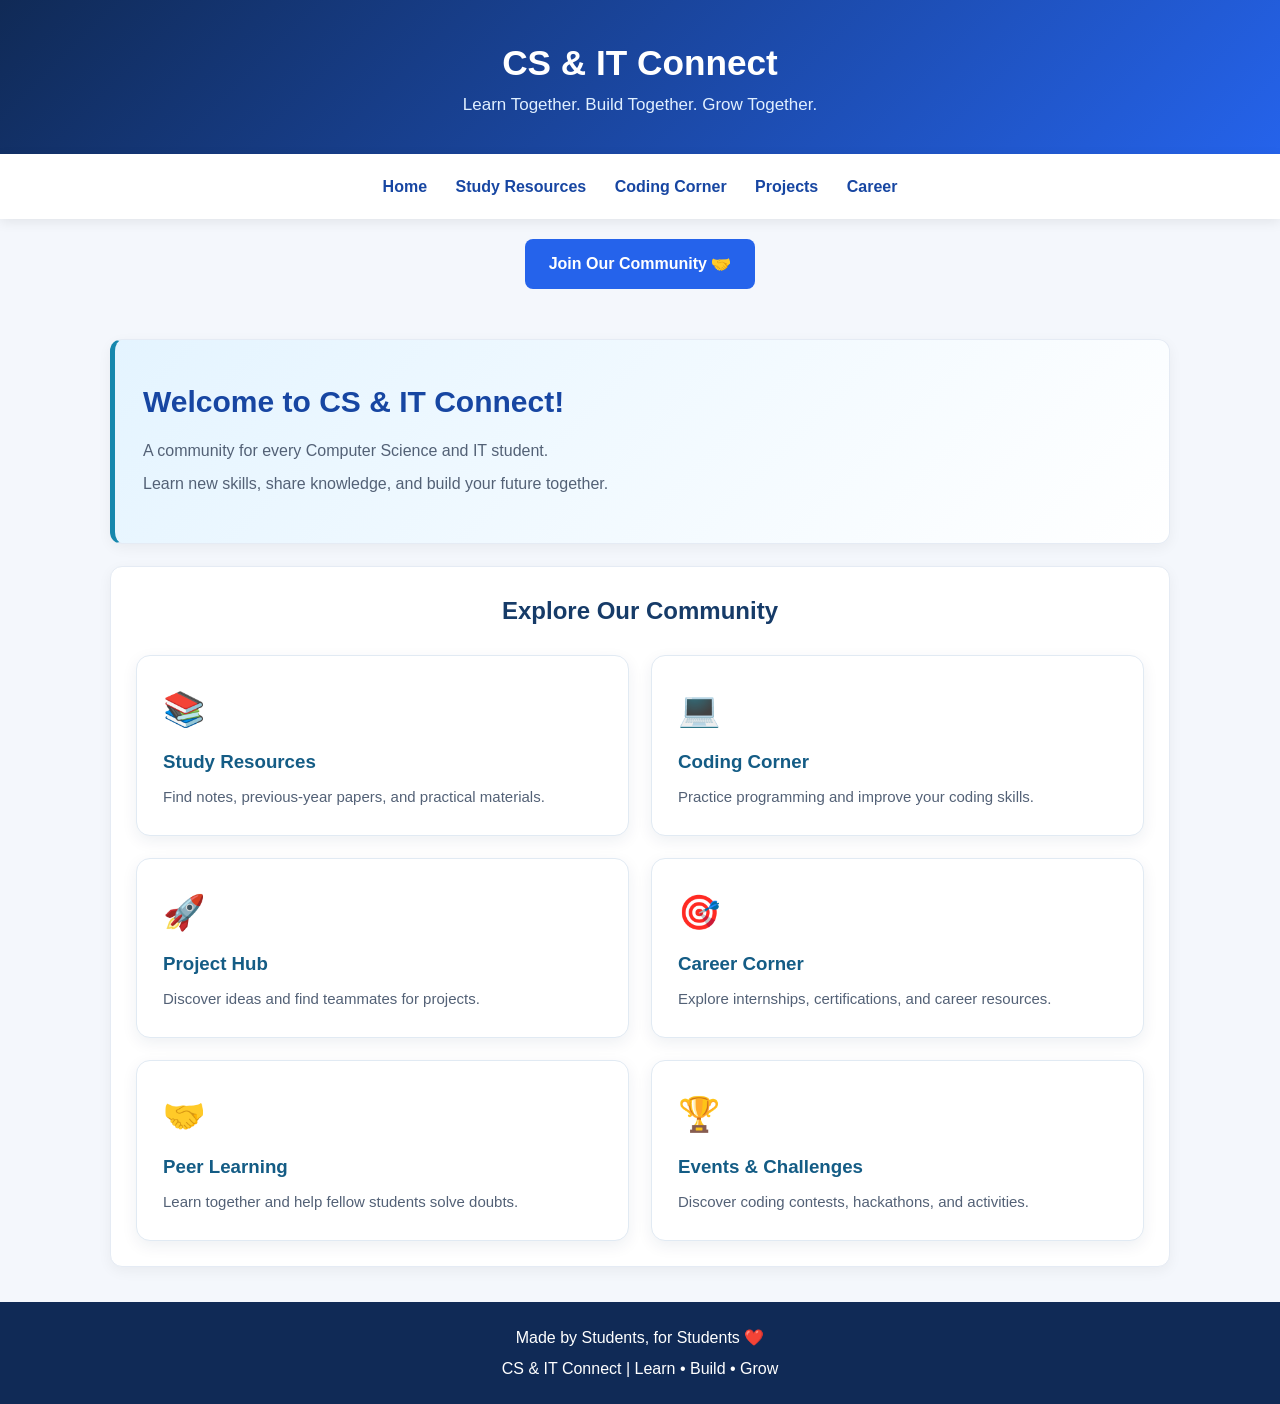
<file: index.html>
<!DOCTYPE html>
<html lang="en">
<head>
    <meta charset="UTF-8">
    <meta name="viewport" content="width=device-width, initial-scale=1.0">

    <title>CS & IT Connect</title>
    <link rel="stylesheet" href="style.css">
</head>
<body>

    <header>
        <h1>CS & IT Connect</h1>
        <p>Learn Together. Build Together. Grow Together.</p>
    </header>

    <nav>
        <a href="#home">Home</a>
        <a href="#resources">Study Resources</a>
        <a href="#coding">Coding Corner</a>
        <a href="#projects">Projects</a>
        <a href="#career">Career</a>
    </nav>
    <div style="text-align: center; padding: 20px;">
    <a href="join.html" class="join-button">Join Our Community 🤝</a>
</div>

    <main>
    <section id="home" class="welcome">
        <h2>Welcome to CS & IT Connect!</h2>
        <p>A community for every Computer Science and IT student.</p>
        <p>Learn new skills, share knowledge, and build your future together.</p>
    </section>

    <section id="features">
        <h2 class="section-title">Explore Our Community</h2>

        <div class="card-container">

         <a href="resources.html" class="feature-card" id="resources">
                <div class="card-icon">📚</div>
                <h3>Study Resources</h3>
                <p>Find notes, previous-year papers, and practical materials.</p>
            </a>

            <a href="coding.html "class="feature-card" id="coding">
                <div class="card-icon">💻</div>
                <h3>Coding Corner</h3>
                <p>Practice programming and improve your coding skills.</p>
            </a>

            <a href="projects.html "class="feature-card" id="projects">
                <div class="card-icon">🚀</div>
                <h3>Project Hub</h3>
                <p>Discover ideas and find teammates for projects.</p>
            </a>

            <a href="career.html "class="feature-card" id="career">
                <div class="card-icon">🎯</div>
                <h3>Career Corner</h3>
                <p>Explore internships, certifications, and career resources.</p>
            </a>

            <a href="peer.html" class="feature-card" id="peer">
                <div class="card-icon">🤝</div>
                <h3>Peer Learning</h3>
                <p>Learn together and help fellow students solve doubts.</p>
            </a>

            <a href="events.html" class="feature-card" id="events">
                <div class="card-icon">🏆</div>
                <h3>Events & Challenges</h3>
                <p>Discover coding contests, hackathons, and activities.</p>
            </a>

        </div>
    </section>
</main>
    <footer>
        <p>Made by Students, for Students ❤️</p>
        <p>CS & IT Connect | Learn • Build • Grow</p>
    </footer>

</body>
</html>
</file>
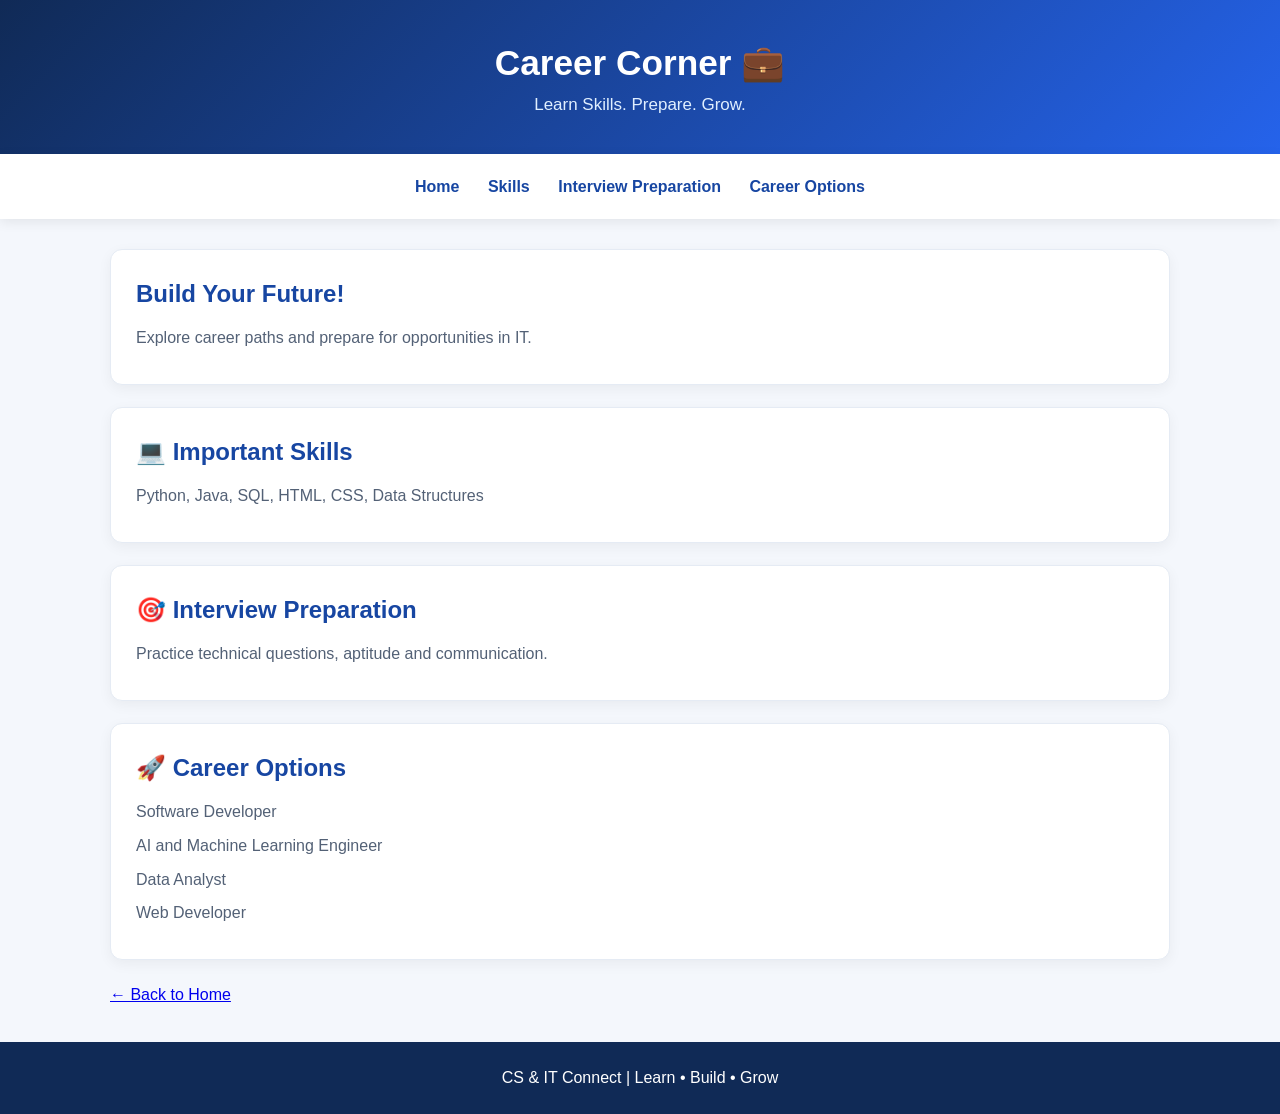
<file: career.html>
<!DOCTYPE html>
<html lang="en">
<head>
    <meta charset="UTF-8">
    <meta name="viewport" content="width=device-width, initial-scale=1.0">
    <title>Career Corner | CS & IT Connect</title>
    <link rel="stylesheet" href="style.css">
</head>
<body>
    <header>
        <h1>Career Corner 💼</h1>
        <p>Learn Skills. Prepare. Grow.</p>
    </header>

    <nav>
        <a href="index.html">Home</a>
        <a href="#skills">Skills</a>
        <a href="#interview">Interview Preparation</a>
        <a href="#career">Career Options</a>
    </nav>

    <main>
        <section class="welcome">
            <h2>Build Your Future!</h2>
            <p>Explore career paths and prepare for opportunities in IT.</p>
        </section>

        <section id="skills">
            <h2>💻 Important Skills</h2>
            <p>Python, Java, SQL, HTML, CSS, Data Structures</p>
        </section>

        <section id="interview">
            <h2>🎯 Interview Preparation</h2>
            <p>Practice technical questions, aptitude and communication.</p>
        </section>

        <section id="career">
            <h2>🚀 Career Options</h2>
            <p>Software Developer</p>
            <p>AI and Machine Learning Engineer</p>
            <p>Data Analyst</p>
            <p>Web Developer</p>
        </section>

        <p><a href="index.html">← Back to Home</a></p>
    </main>

    <footer>
        <p>CS & IT Connect | Learn • Build • Grow</p>
    </footer>
</body>
</html>
</file>
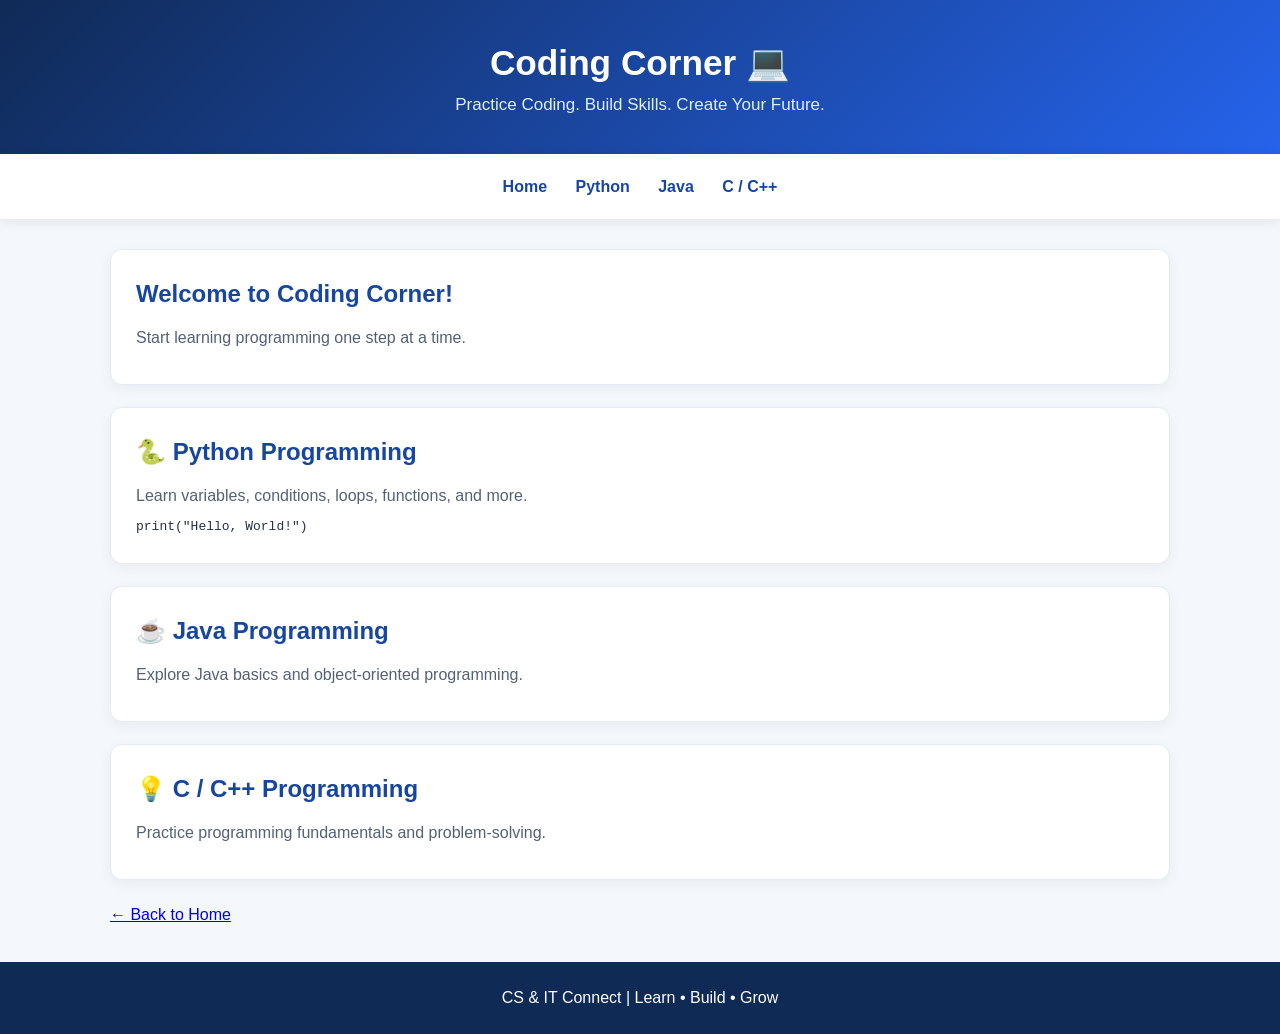
<file: coding.html>
<!DOCTYPE html>
<html lang="en">
<head>
    <meta charset="UTF-8">
    <meta name="viewport" content="width=device-width, initial-scale=1.0">
    <title>Coding Corner | CS & IT Connect</title>
    <link rel="stylesheet" href="style.css">
</head>
<body>

    <header>
        <h1>Coding Corner 💻</h1>
        <p>Practice Coding. Build Skills. Create Your Future.</p>
    </header>

    <nav>
        <a href="index.html">Home</a>
        <a href="#python">Python</a>
        <a href="#java">Java</a>
        <a href="#cpp">C / C++</a>
    </nav>

    <main>
        <section class="welcome">
            <h2>Welcome to Coding Corner!</h2>
            <p>Start learning programming one step at a time.</p>
        </section>

        <section id="python">
            <h2>🐍 Python Programming</h2>
            <p>Learn variables, conditions, loops, functions, and more.</p>
            <pre><code>print("Hello, World!")</code></pre>
        </section>

        <section id="java">
            <h2>☕ Java Programming</h2>
            <p>Explore Java basics and object-oriented programming.</p>
        </section>

        <section id="cpp">
            <h2>💡 C / C++ Programming</h2>
            <p>Practice programming fundamentals and problem-solving.</p>
        </section>

        <p><a href="index.html">← Back to Home</a></p>
    </main>

    <footer>
        <p>CS & IT Connect | Learn • Build • Grow</p>
    </footer>

</body>
</html>
</file>
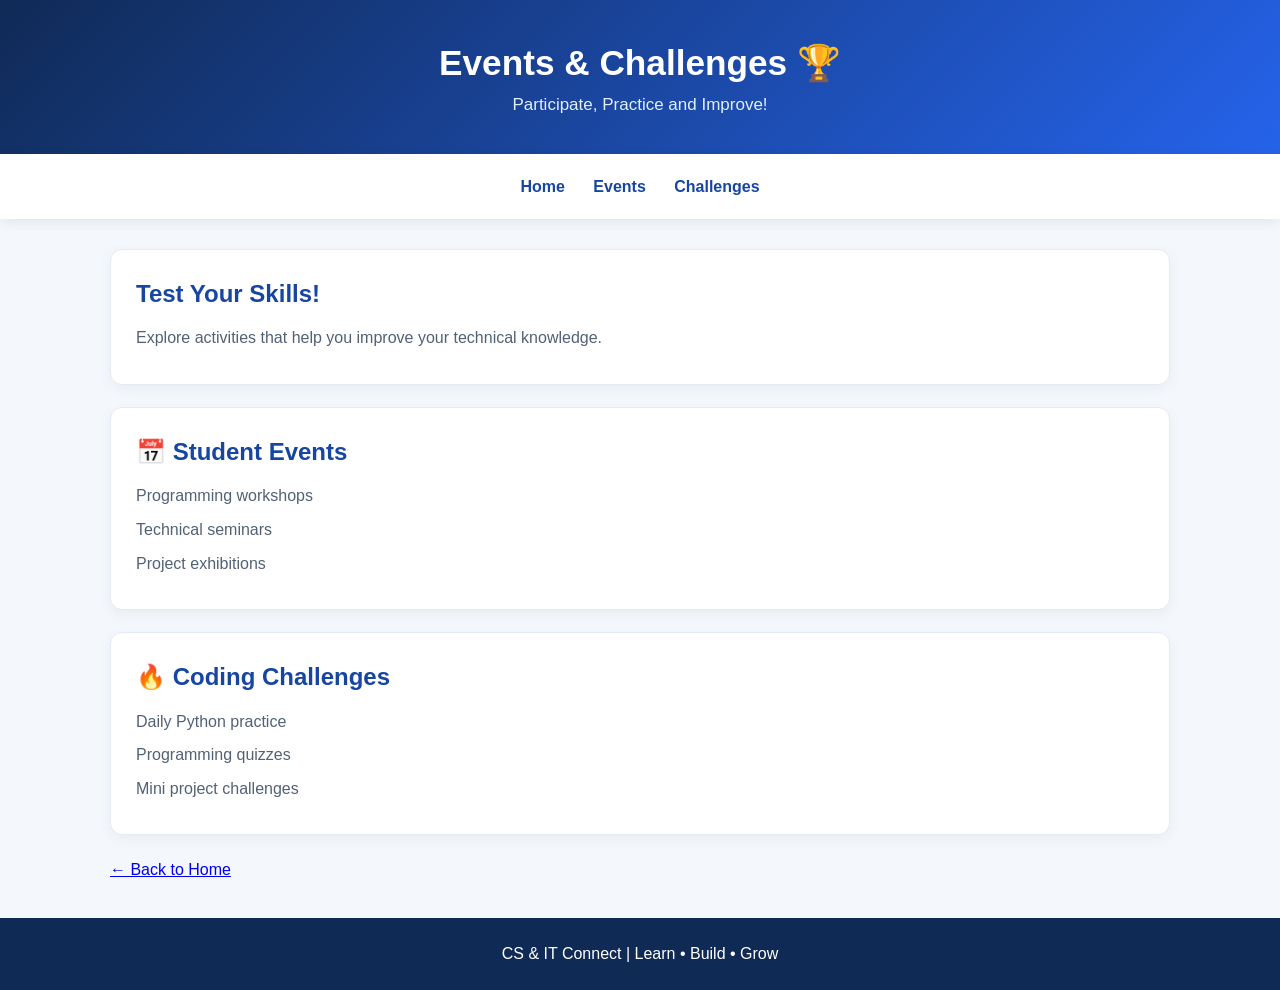
<file: events.html>
<!DOCTYPE html>
<html lang="en">
<head>
    <meta charset="UTF-8">
    <meta name="viewport" content="width=device-width, initial-scale=1.0">
    <title>Events & Challenges | CS & IT Connect</title>
    <link rel="stylesheet" href="style.css">
</head>
<body>
<header>
    <h1>Events & Challenges 🏆</h1>
    <p>Participate, Practice and Improve!</p>
</header>

<nav>
    <a href="index.html">Home</a>
    <a href="#events">Events</a>
    <a href="#challenges">Challenges</a>
</nav>

<main>
    <section class="welcome">
        <h2>Test Your Skills!</h2>
        <p>Explore activities that help you improve your technical knowledge.</p>
    </section>

    <section id="events">
        <h2>📅 Student Events</h2>
        <p>Programming workshops</p>
        <p>Technical seminars</p>
        <p>Project exhibitions</p>
    </section>

    <section id="challenges">
        <h2>🔥 Coding Challenges</h2>
        <p>Daily Python practice</p>
        <p>Programming quizzes</p>
        <p>Mini project challenges</p>
    </section>

    <p><a href="index.html">← Back to Home</a></p>
</main>

<footer>
    <p>CS & IT Connect | Learn • Build • Grow</p>
</footer>
</body>
</html>
</file>
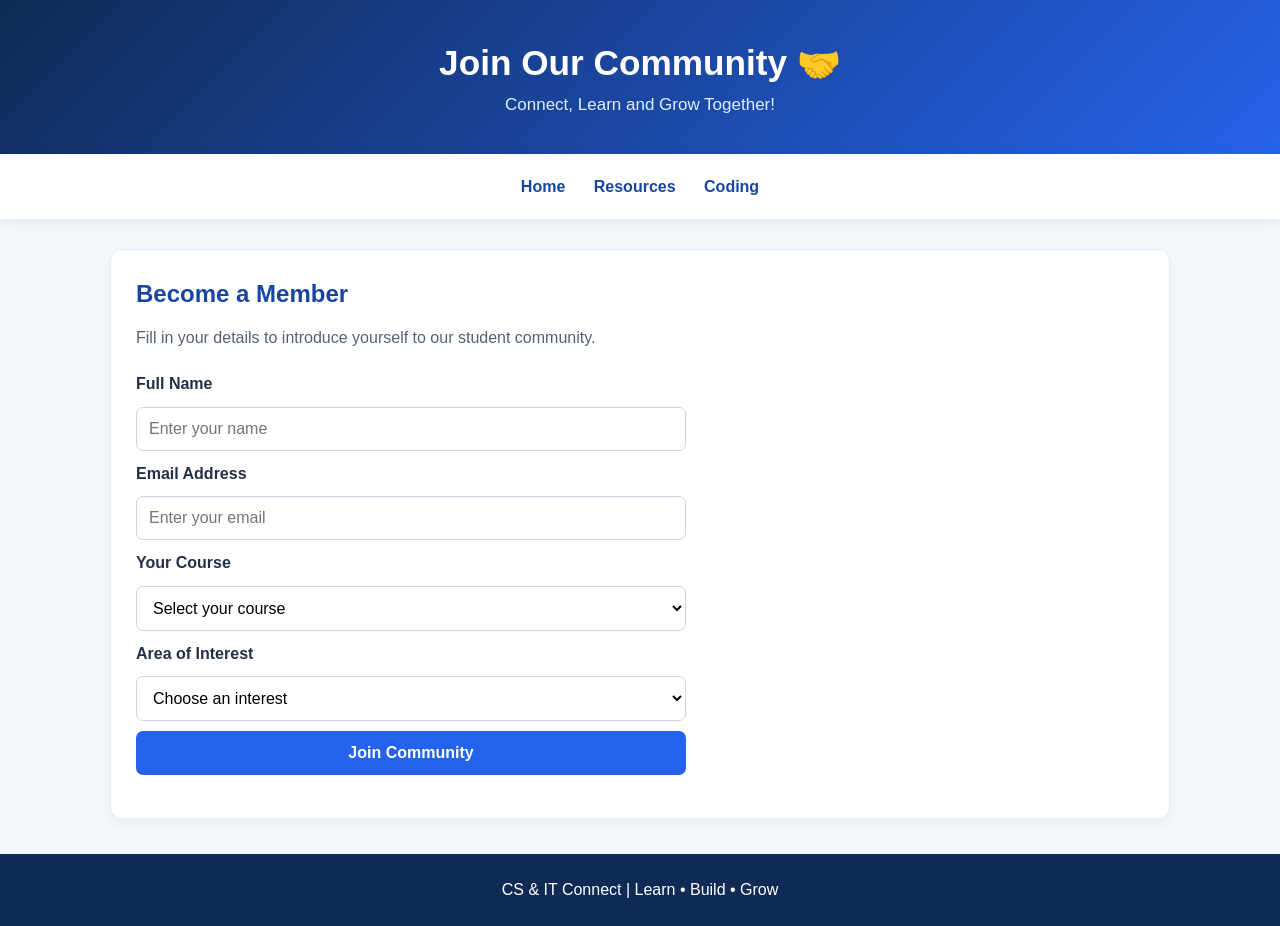
<file: join.html>
<!DOCTYPE html>
<html lang="en">
<head>
    <meta charset="UTF-8">
    <meta name="viewport" content="width=device-width, initial-scale=1.0">
    <title>Join Community | CS & IT Connect</title>
    <link rel="stylesheet" href="style.css">
</head>
<body>

<header>
    <h1>Join Our Community 🤝</h1>
    <p>Connect, Learn and Grow Together!</p>
</header>

<nav>
    <a href="index.html">Home</a>
    <a href="resources.html">Resources</a>
    <a href="coding.html">Coding</a>
</nav>

<main>
    <section class="welcome">
        <h2>Become a Member</h2>
        <p>Fill in your details to introduce yourself to our student community.</p>

        <form id="joinForm">
            <label for="name">Full Name</label>
            <input type="text" id="name" name="name"
                   placeholder="Enter your name" required>

            <label for="email">Email Address</label>
            <input type="email" id="email" name="email"
                   placeholder="Enter your email" required>

            <label for="course">Your Course</label>
            <select id="course" name="course" required>
                <option value="">Select your course</option>
                <option value="BCA">BCA</option>
                <option value="MCA">MCA</option>
                <option value="BTech">B.Tech</option>
                <option value="MTech">M.Tech</option>
                <option value="Other">Other</option>
            </select>

            <label for="interest">Area of Interest</label>
            <select id="interest" name="interest" required>
                <option value="">Choose an interest</option>
                <option value="Python">Python Programming</option>
                <option value="AI/ML">AI and Machine Learning</option>
                <option value="Web Development">Web Development</option>
                <option value="Data Science">Data Science</option>
            </select>

            <button type="submit">Join Community</button>
            <p id="message" aria-live="polite"></p>
        </form>
    </section>
</main>

<footer>
    <p>CS & IT Connect | Learn • Build • Grow</p>
</footer>

<script>
document.getElementById("joinForm").addEventListener("submit", function(event) {
    event.preventDefault();

    document.getElementById("message").textContent =
        "Thank you for your interest! The form is working, but your details have not been saved or sent yet.";
});
</script>

</body>
</html>
</file>
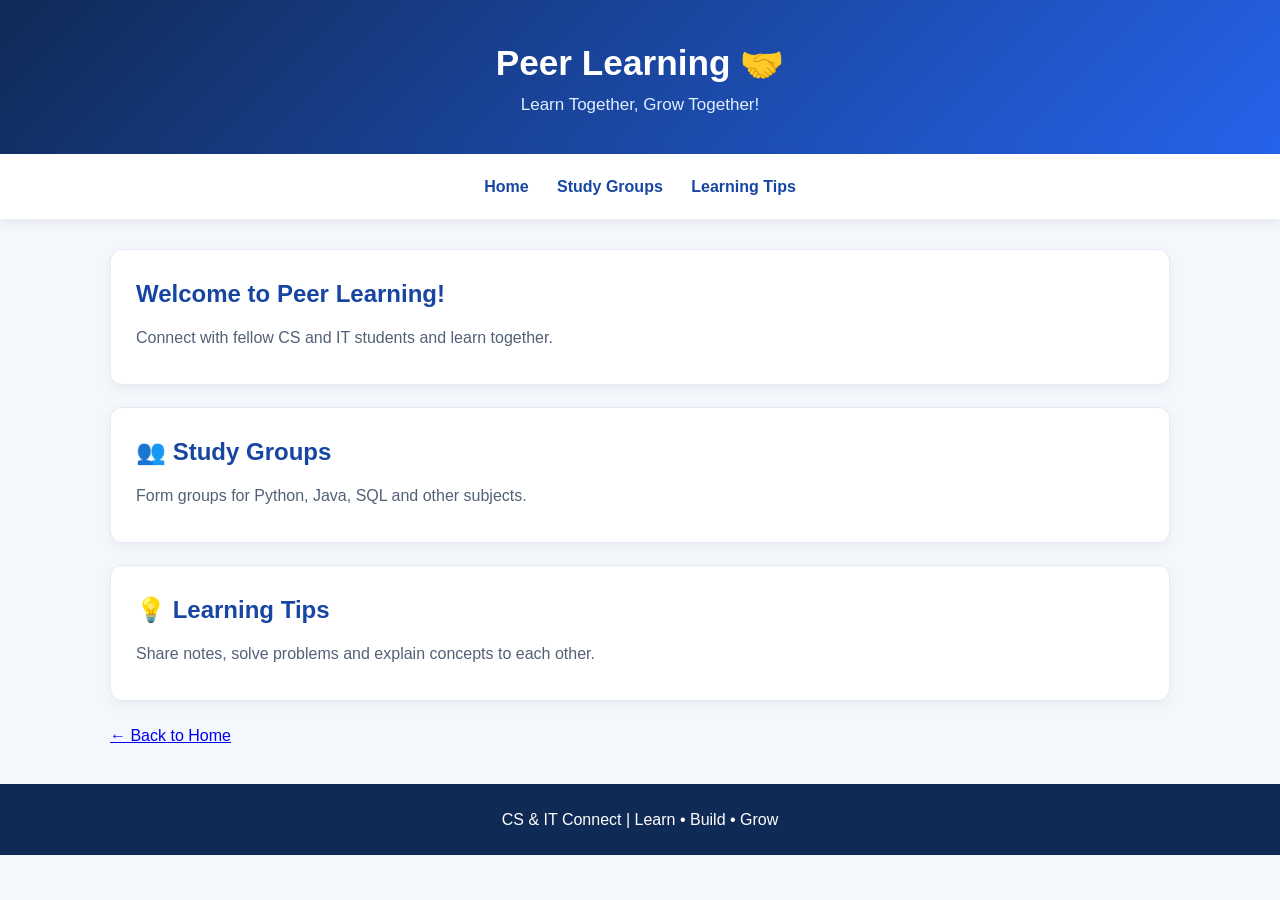
<file: peer.html>
<!DOCTYPE html>
<html lang="en">
<head>
    <meta charset="UTF-8">
    <meta name="viewport" content="width=device-width, initial-scale=1.0">
    <title>Peer Learning | CS & IT Connect</title>
    <link rel="stylesheet" href="style.css">
</head>
<body>
<header>
    <h1>Peer Learning 🤝</h1>
    <p>Learn Together, Grow Together!</p>
</header>

<nav>
    <a href="index.html">Home</a>
    <a href="#study">Study Groups</a>
    <a href="#tips">Learning Tips</a>
</nav>

<main>
    <section class="welcome">
        <h2>Welcome to Peer Learning!</h2>
        <p>Connect with fellow CS and IT students and learn together.</p>
    </section>

    <section id="study">
        <h2>👥 Study Groups</h2>
        <p>Form groups for Python, Java, SQL and other subjects.</p>
    </section>

    <section id="tips">
        <h2>💡 Learning Tips</h2>
        <p>Share notes, solve problems and explain concepts to each other.</p>
    </section>

    <p><a href="index.html">← Back to Home</a></p>
</main>

<footer>
    <p>CS & IT Connect | Learn • Build • Grow</p>
</footer>
</body>
</html>
</file>
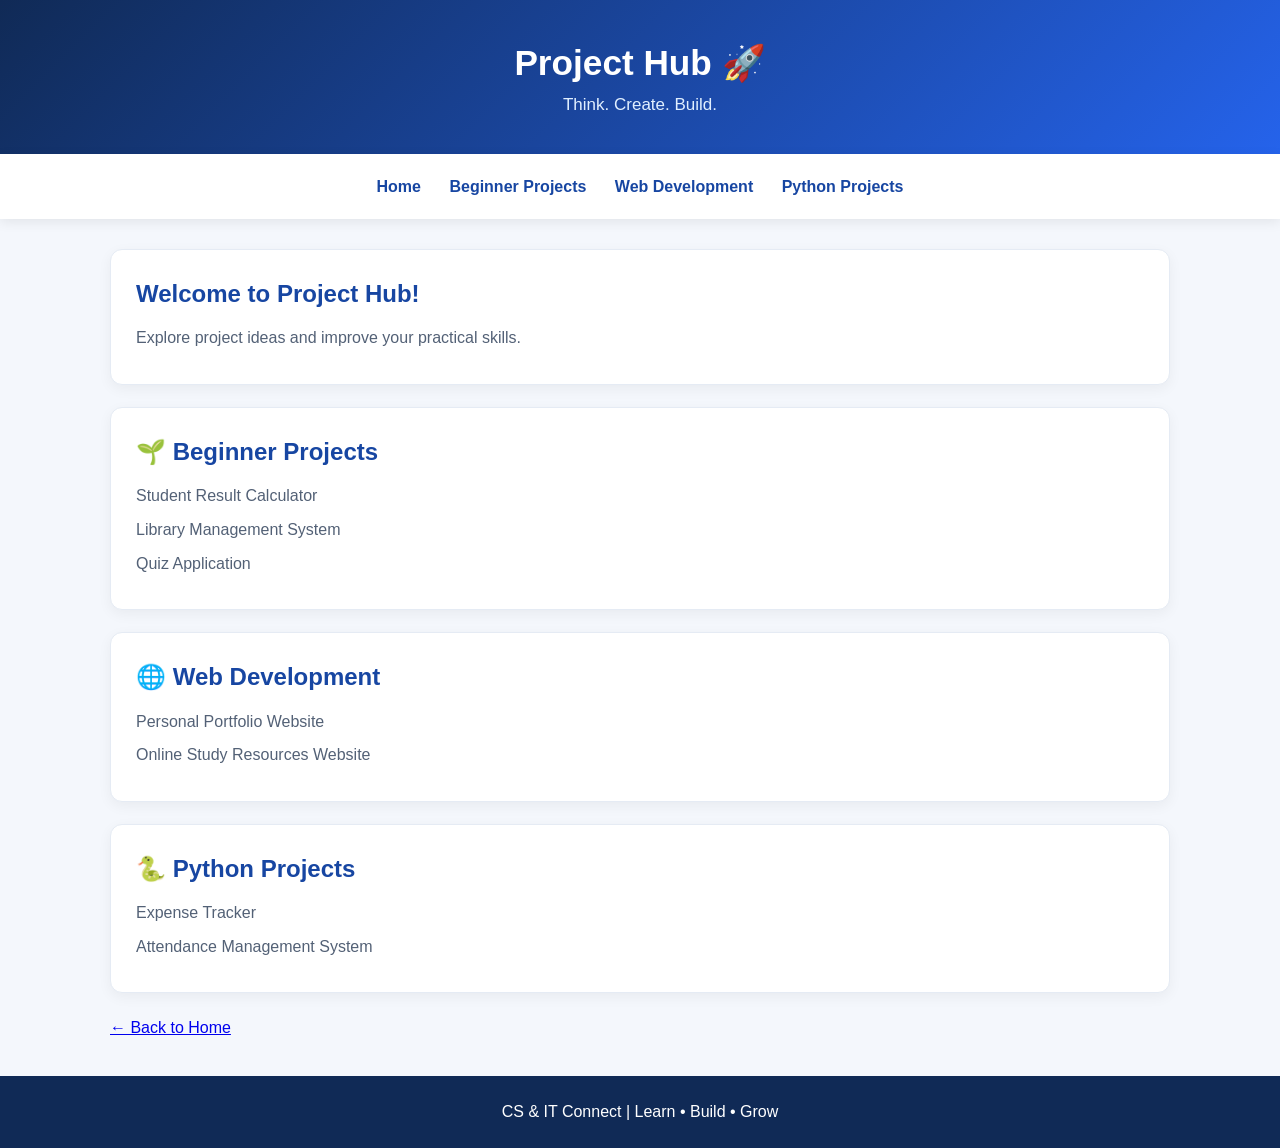
<file: projects.html>
<!DOCTYPE html>
<html lang="en">
<head>
    <meta charset="UTF-8">
    <meta name="viewport" content="width=device-width, initial-scale=1.0">
    <title>Project Hub | CS & IT Connect</title>
    <link rel="stylesheet" href="style.css">
</head>
<body>
    <header>
        <h1>Project Hub 🚀</h1>
        <p>Think. Create. Build.</p>
    </header>

    <nav>
        <a href="index.html">Home</a>
        <a href="#beginner">Beginner Projects</a>
        <a href="#web">Web Development</a>
        <a href="#python">Python Projects</a>
    </nav>

    <main>
        <section class="welcome">
            <h2>Welcome to Project Hub!</h2>
            <p>Explore project ideas and improve your practical skills.</p>
        </section>

        <section id="beginner">
            <h2>🌱 Beginner Projects</h2>
            <p>Student Result Calculator</p>
            <p>Library Management System</p>
            <p>Quiz Application</p>
        </section>

        <section id="web">
            <h2>🌐 Web Development</h2>
            <p>Personal Portfolio Website</p>
            <p>Online Study Resources Website</p>
        </section>

        <section id="python">
            <h2>🐍 Python Projects</h2>
            <p>Expense Tracker</p>
            <p>Attendance Management System</p>
        </section>

        <p><a href="index.html">← Back to Home</a></p>
    </main>

    <footer>
        <p>CS & IT Connect | Learn • Build • Grow</p>
    </footer>
</body>
</html>
</file>
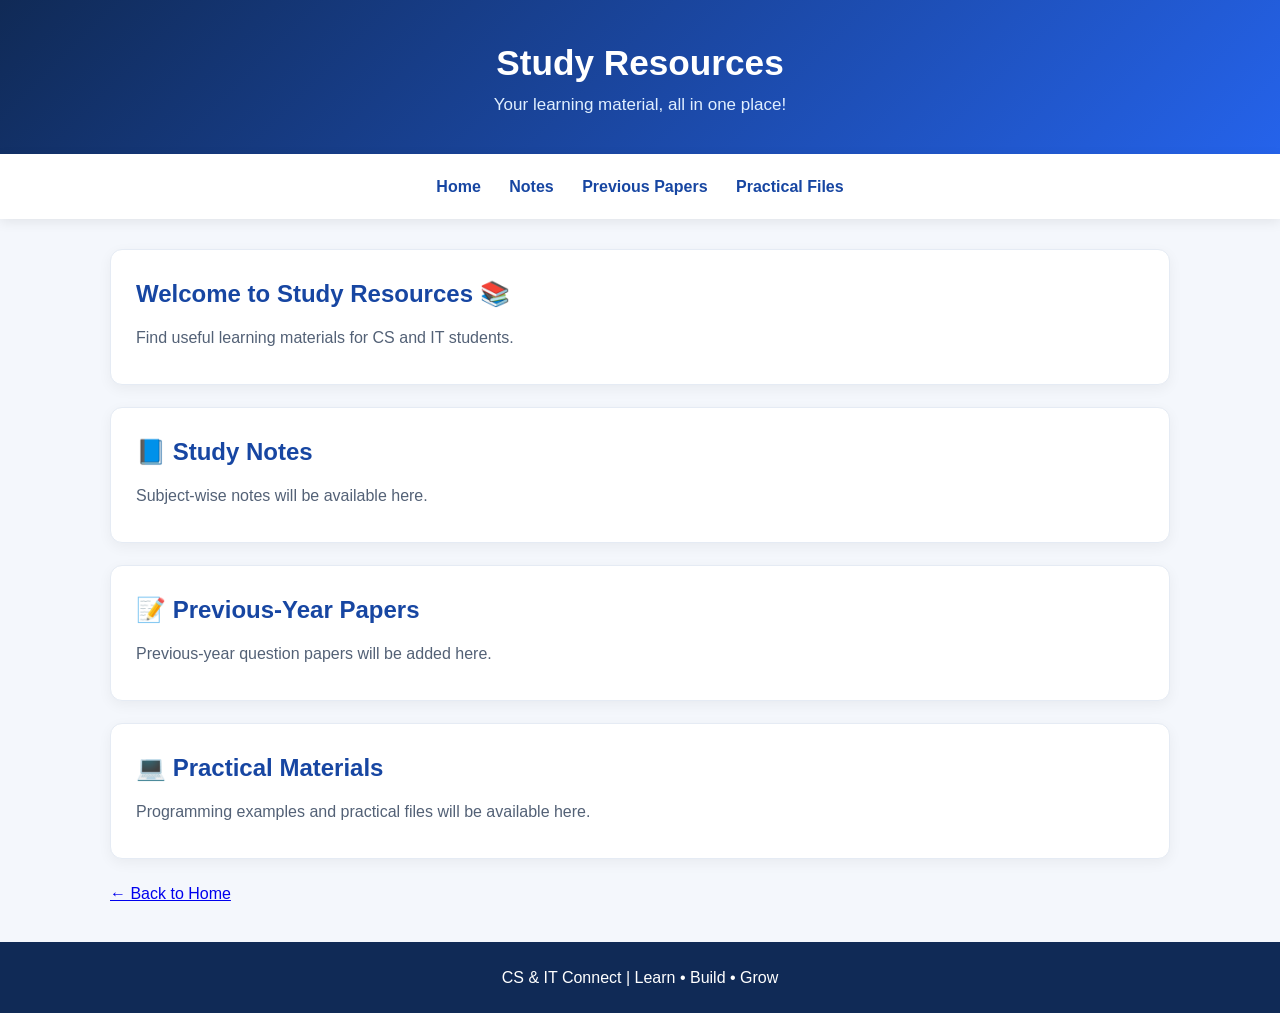
<file: resources.html>
<!DOCTYPE html>
<html lang="en">
<head>
    <meta charset="UTF-8">
    <meta name="viewport" content="width=device-width, initial-scale=1.0">
    <title>Study Resources | CS & IT Connect</title>
    <link rel="stylesheet" href="style.css">
</head>
<body>

    <header>
        <h1>Study Resources</h1>
        <p>Your learning material, all in one place!</p>
    </header>

    <nav>
        <a href="index.html">Home</a>
        <a href="#notes">Notes</a>
        <a href="#papers">Previous Papers</a>
        <a href="#practicals">Practical Files</a>
    </nav>

    <main>
        <section class="welcome">
            <h2>Welcome to Study Resources 📚</h2>
            <p>Find useful learning materials for CS and IT students.</p>
        </section>

        <section id="notes">
            <h2>📘 Study Notes</h2>
            <p>Subject-wise notes will be available here.</p>
        </section>

        <section id="papers">
            <h2>📝 Previous-Year Papers</h2>
            <p>Previous-year question papers will be added here.</p>
        </section>

        <section id="practicals">
            <h2>💻 Practical Materials</h2>
            <p>Programming examples and practical files will be available here.</p>
        </section>

        <p><a href="index.html">← Back to Home</a></p>
    </main>

    <footer>
        <p>CS & IT Connect | Learn • Build • Grow</p>
    </footer>

</body>
</html>
</file>
<file: style.css>
/* Basic settings */
* {
    margin: 0;
    padding: 0;
    box-sizing: border-box;
}

html {
    scroll-behavior: smooth;
}

body {
    font-family: Arial, sans-serif;
    background-color: #f4f7fc;
    color: #243047;
    line-height: 1.6;
}

/* Website header */
header {
    background: linear-gradient(135deg, #102a56, #176b87);
    color: white;
    text-align: center;
    padding: 45px 20px;
}

header h1 {
    font-size: 38px;
    margin-bottom: 8px;
}

header p {
    font-size: 17px;
    color: #e0efff;
}

/* Navigation menu */
nav {
    background-color: #ffffff;
    padding: 16px 10px;
    text-align: center;
    box-shadow: 0 3px 12px rgba(0, 0, 0, 0.08);
    position: sticky;
    top: 0;
}

nav a {
    display: inline-block;
    color: #163b68;
    text-decoration: none;
    font-weight: bold;
    margin: 5px 12px;
    transition: color 0.3s;
}

nav a:hover {
    color: #0786a5;
}

/* Main content */
main {
    max-width: 1000px;
    margin: 35px auto;
    padding: 0 20px;
}

section {
    background-color: white;
    padding: 28px;
    margin-bottom: 22px;
    border-radius: 14px;
    border: 1px solid #e5ebf4;
    box-shadow: 0 5px 18px rgba(20, 45, 80, 0.06);
    scroll-margin-top: 85px;
    transition: transform 0.2s, box-shadow 0.2s;
}

section:hover {
    transform: translateY(-3px);
    box-shadow: 0 9px 24px rgba(20, 45, 80, 0.10);
}

section h2 {
    color: #145c85;
    margin-bottom: 12px;
    font-size: 24px;
}

section p {
    color: #536176;
    margin-bottom: 8px;
}

/* Welcome section */
#home {
    background: linear-gradient(135deg, #e4f4ff, #ffffff);
    border-left: 5px solid #1687ad;
    padding: 38px 28px;
}

#home h2 {
    font-size: 30px;
}

/* Footer */
footer {
    background-color: #102a56;
    color: white;
    text-align: center;
    padding: 25px 15px;
    margin-top: 40px;
}

footer p {
    margin: 5px;
}

/* Mobile responsive design */
@media (max-width: 600px) {
    header h1 {
        font-size: 29px;
    }

    nav a {
        margin: 5px 7px;
        font-size: 14px;
    }

    main {
        padding: 0 12px;
        margin: 20px auto;
    }

    section {
        padding: 22px 18px;
    }

    #home h2 {
        font-size: 25px;
    }
}
/* Community feature cards */

.section-title {
    text-align: center;
    margin-bottom: 25px;
    color: #163b68;
}

.card-container {
    display: grid;
    grid-template-columns: repeat(2, minmax(0, 1fr));
    gap: 22px;
}

.feature-card {
    background: white;
    padding: 26px;
    border-radius: 14px;
    border: 1px solid #e1eaf3;
    box-shadow: 0 5px 16px rgba(20, 45, 80, 0.07);
    transition: transform 0.25s, box-shadow 0.25s;
}

.feature-card:hover {
    transform: translateY(-5px);
    box-shadow: 0 10px 25px rgba(20, 45, 80, 0.13);
}

.card-icon {
    font-size: 34px;
    margin-bottom: 12px;
}

.feature-card h3 {
    color: #145c85;
    margin-bottom: 10px;
}

.feature-card p {
    color: #536176;
    font-size: 15px;
}

@media (max-width: 600px) {
    .card-container {
        grid-template-columns: 1fr;
    }
}
/* Fix feature card text and layout */

.card-container {
    display: grid;
    grid-template-columns: repeat(2, minmax(0, 1fr));
    gap: 22px;
    align-items: stretch;
}

.feature-card {
    display: block;
    box-sizing: border-box;
    min-width: 0;
    padding: 26px;
    overflow-wrap: break-word;
}

.feature-card h3 {
    margin: 0 0 10px;
    line-height: 1.4;
}

.feature-card p {
    margin: 0;
    line-height: 1.6;
}

@media (max-width: 600px) {
    .card-container {
        grid-template-columns: 1fr;
    }
}
/* Modern design improvements */

body {
    margin: 0;
    font-family: Arial, sans-serif;
    background: #f4f7fc;
    color: #243047;
    line-height: 1.6;
}

header {
    background: linear-gradient(135deg, #102a56, #2563eb);
    color: white;
    text-align: center;
    padding: 35px 20px;
}

header h1 {
    margin: 0;
    font-size: 2.2rem;
}

header p {
    margin-bottom: 0;
}

nav {
    background: #ffffff;
    padding: 15px 10px;
    text-align: center;
    box-shadow: 0 3px 12px rgba(0, 0, 0, 0.08);
}

nav a {
    display: inline-block;
    color: #1746a2;
    text-decoration: none;
    margin: 5px 12px;
    font-weight: bold;
}

nav a:hover {
    color: #e87518;
}

main {
    max-width: 1100px;
    margin: 30px auto;
    padding: 0 20px;
}

main section {
    background: white;
    padding: 25px;
    margin-bottom: 22px;
    border-radius: 12px;
    box-shadow: 0 4px 14px rgba(0, 0, 0, 0.05);
}

main section h2 {
    color: #1746a2;
}

a.feature-card {
    display: block;
    color: inherit;
    text-decoration: none;
}

a.feature-card:hover {
    transform: translateY(-5px);
    box-shadow: 0 8px 20px rgba(37, 99, 235, 0.15);
}

.feature-card {
    transition: transform 0.2s ease, box-shadow 0.2s ease;
}

footer {
    background: #102a56;
    color: white;
    text-align: center;
    padding: 18px;
    margin-top: 35px;
}

@media (max-width: 600px) {
    header h1 {
        font-size: 1.7rem;
    }

    nav a {
        margin: 5px 7px;
    }

    main {
        padding: 0 12px;
    }

    main section {
        padding: 18px;
    }
}
/* Join Community Form */

#joinForm {
    display: flex;
    flex-direction: column;
    gap: 10px;
    max-width: 550px;
    margin-top: 20px;
}

#joinForm label {
    font-weight: bold;
}

#joinForm input,
#joinForm select {
    padding: 12px;
    border: 1px solid #ccd5e4;
    border-radius: 7px;
    font-size: 16px;
    background: white;
}

#joinForm input:focus,
#joinForm select:focus {
    outline: 2px solid #2563eb;
    border-color: #2563eb;
}

#joinForm button {
    padding: 13px;
    background: #2563eb;
    color: white;
    border: none;
    border-radius: 7px;
    font-size: 16px;
    font-weight: bold;
    cursor: pointer;
}

#joinForm button:hover {
    background: #102a56;
}

#message {
    color: #1746a2;
    font-weight: bold;
}
.join-button {
    display: inline-block;
    background: #2563eb;
    color: white;
    padding: 12px 24px;
    border-radius: 8px;
    text-decoration: none;
    font-weight: bold;
}

.join-button:hover {
    background: #102a56;
}
</file>
